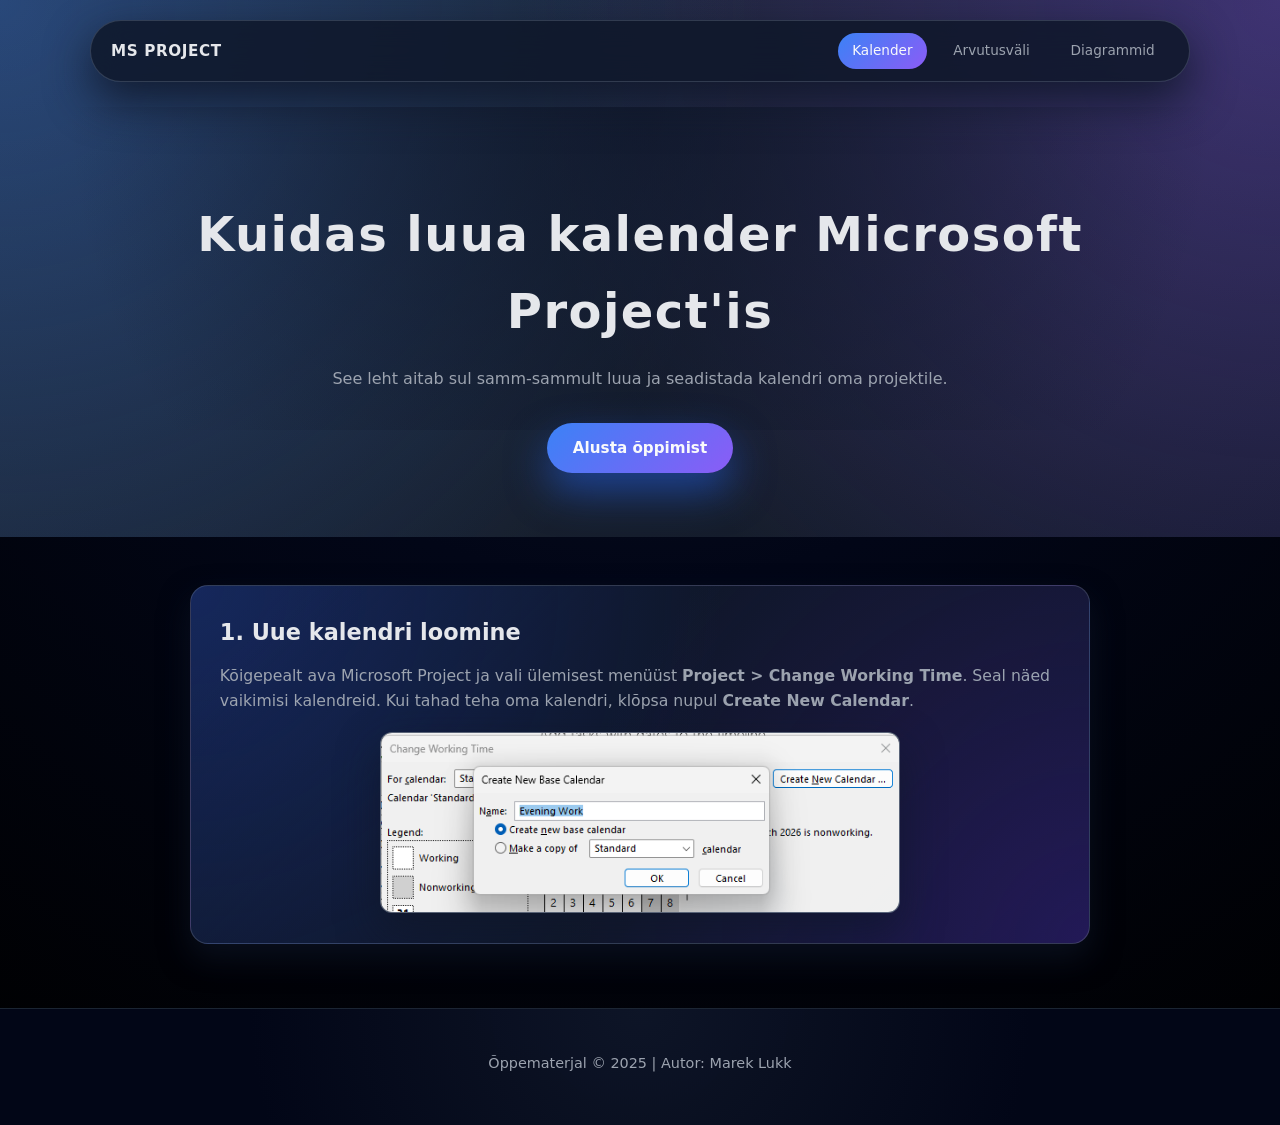
<file: index.html>
<!DOCTYPE html>
<html lang="et">
<head>
    <meta charset="UTF-8">
    <title>MS Project - Kalender</title>
    <meta name="viewport" content="width=device-width, initial-scale=1.0">
    <link rel="stylesheet" href="style.css">
</head>
<body>
    <header class="hero" id="top">
        <nav class="main-nav">
            <div class="logo">MS Project</div>
            <ul class="nav-links">
                <li><a href="index.html" class="active-link">Kalender</a></li>
                <li><a href="valem.html">Arvutusväli</a></li>
                <li><a href="diagramm.html">Diagrammid</a></li>
            </ul>
        </nav>

        <div class="hero-content">
            <h1 class="fade-in">Kuidas luua kalender Microsoft Project'is</h1>
            <p class="fade-in">See leht aitab sul samm-sammult luua ja seadistada kalendri oma projektile.</p>
            <a href="#section1" class="btn primary-btn fade-in">Alusta õppimist</a>
        </div>
    </header>

    <main>
        <section id="section1" class="content-section fade-in">
            <div class="card">
                <h2>1. Uue kalendri loomine</h2>
                <p>Kõigepealt ava Microsoft Project ja vali ülemisest menüüst <strong>Project > Change Working Time</strong>. Seal näed vaikimisi kalendreid. Kui tahad teha oma kalendri, klõpsa nupul <strong>Create New Calendar</strong>.</p>
                <div class="image-wrapper">
                    <img src="images/img1.png" alt="Uue kalendri loomine">
                </div>
            </div>
        </section>
        </main>

    <footer class="site-footer">
        <p>Õppematerjal &copy; 2025 | Autor: Marek Lukk</p>
    </footer>
</body>
</html>
</file>
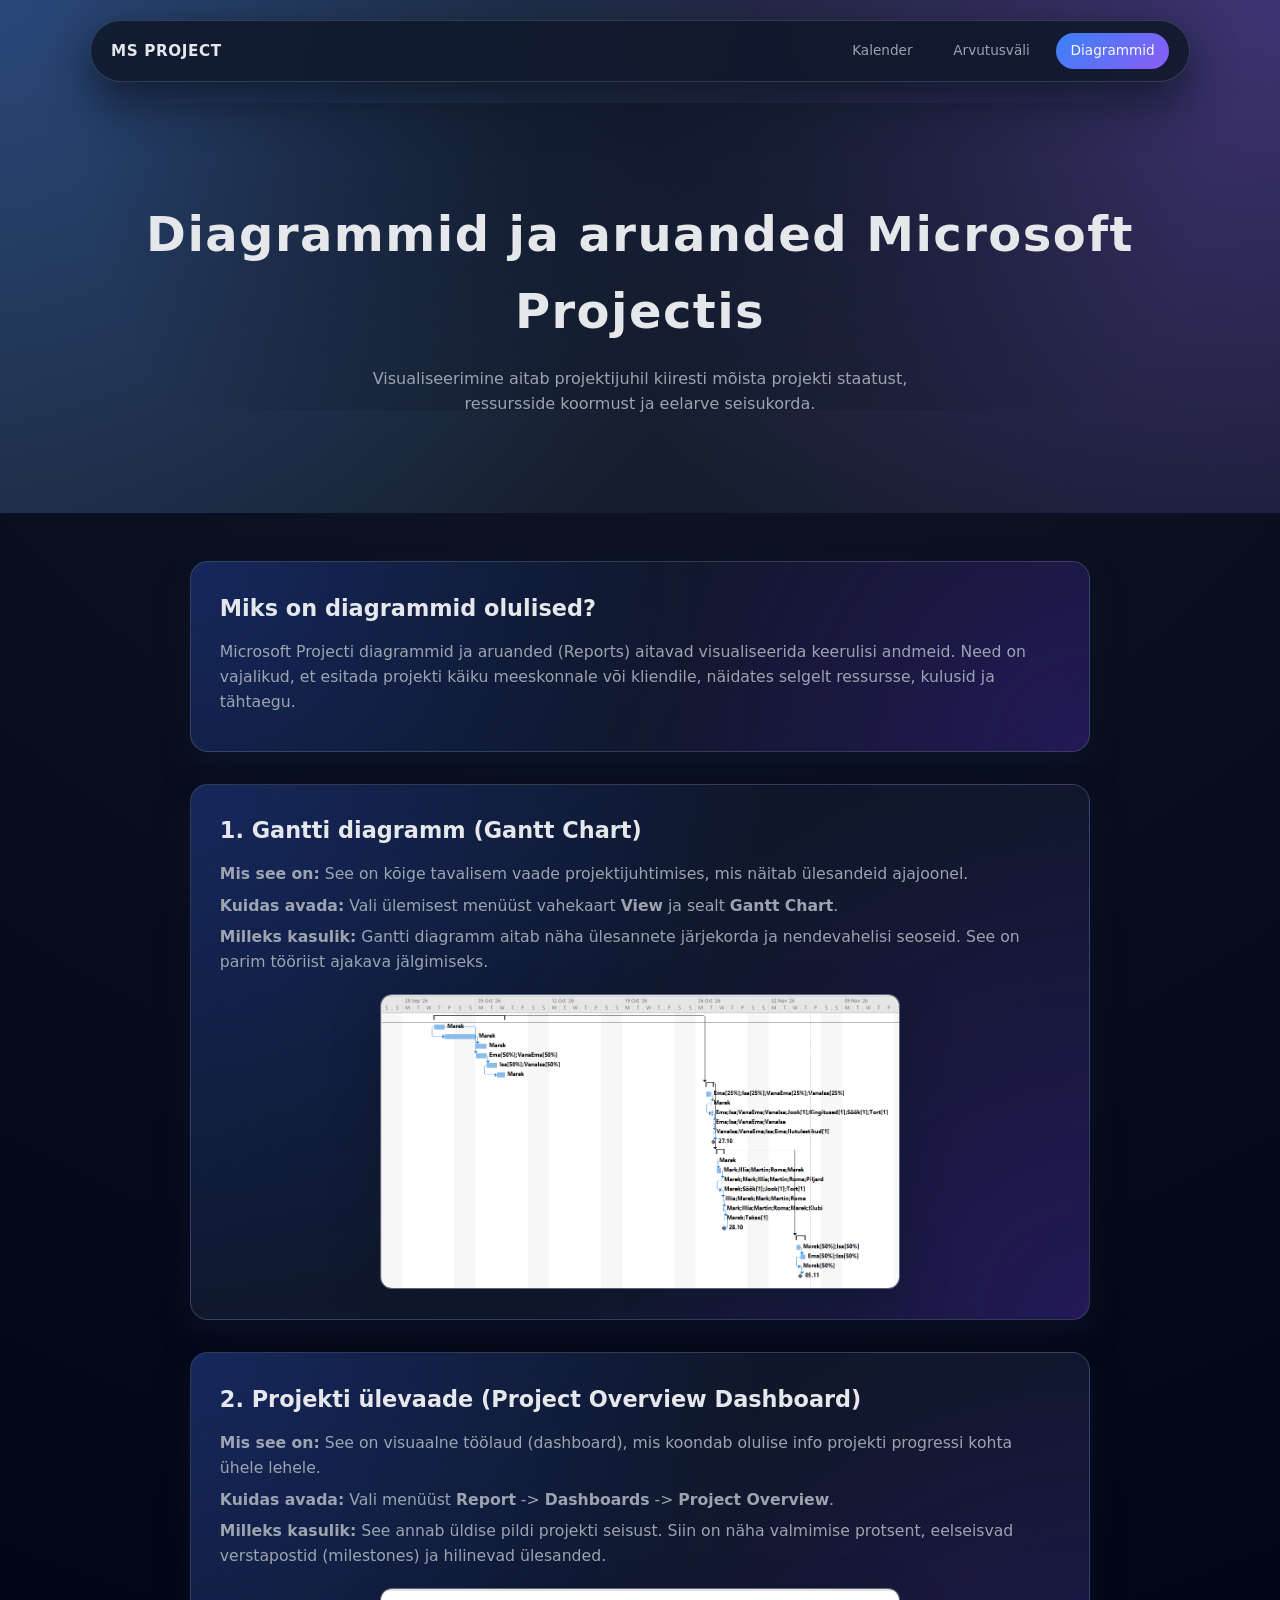
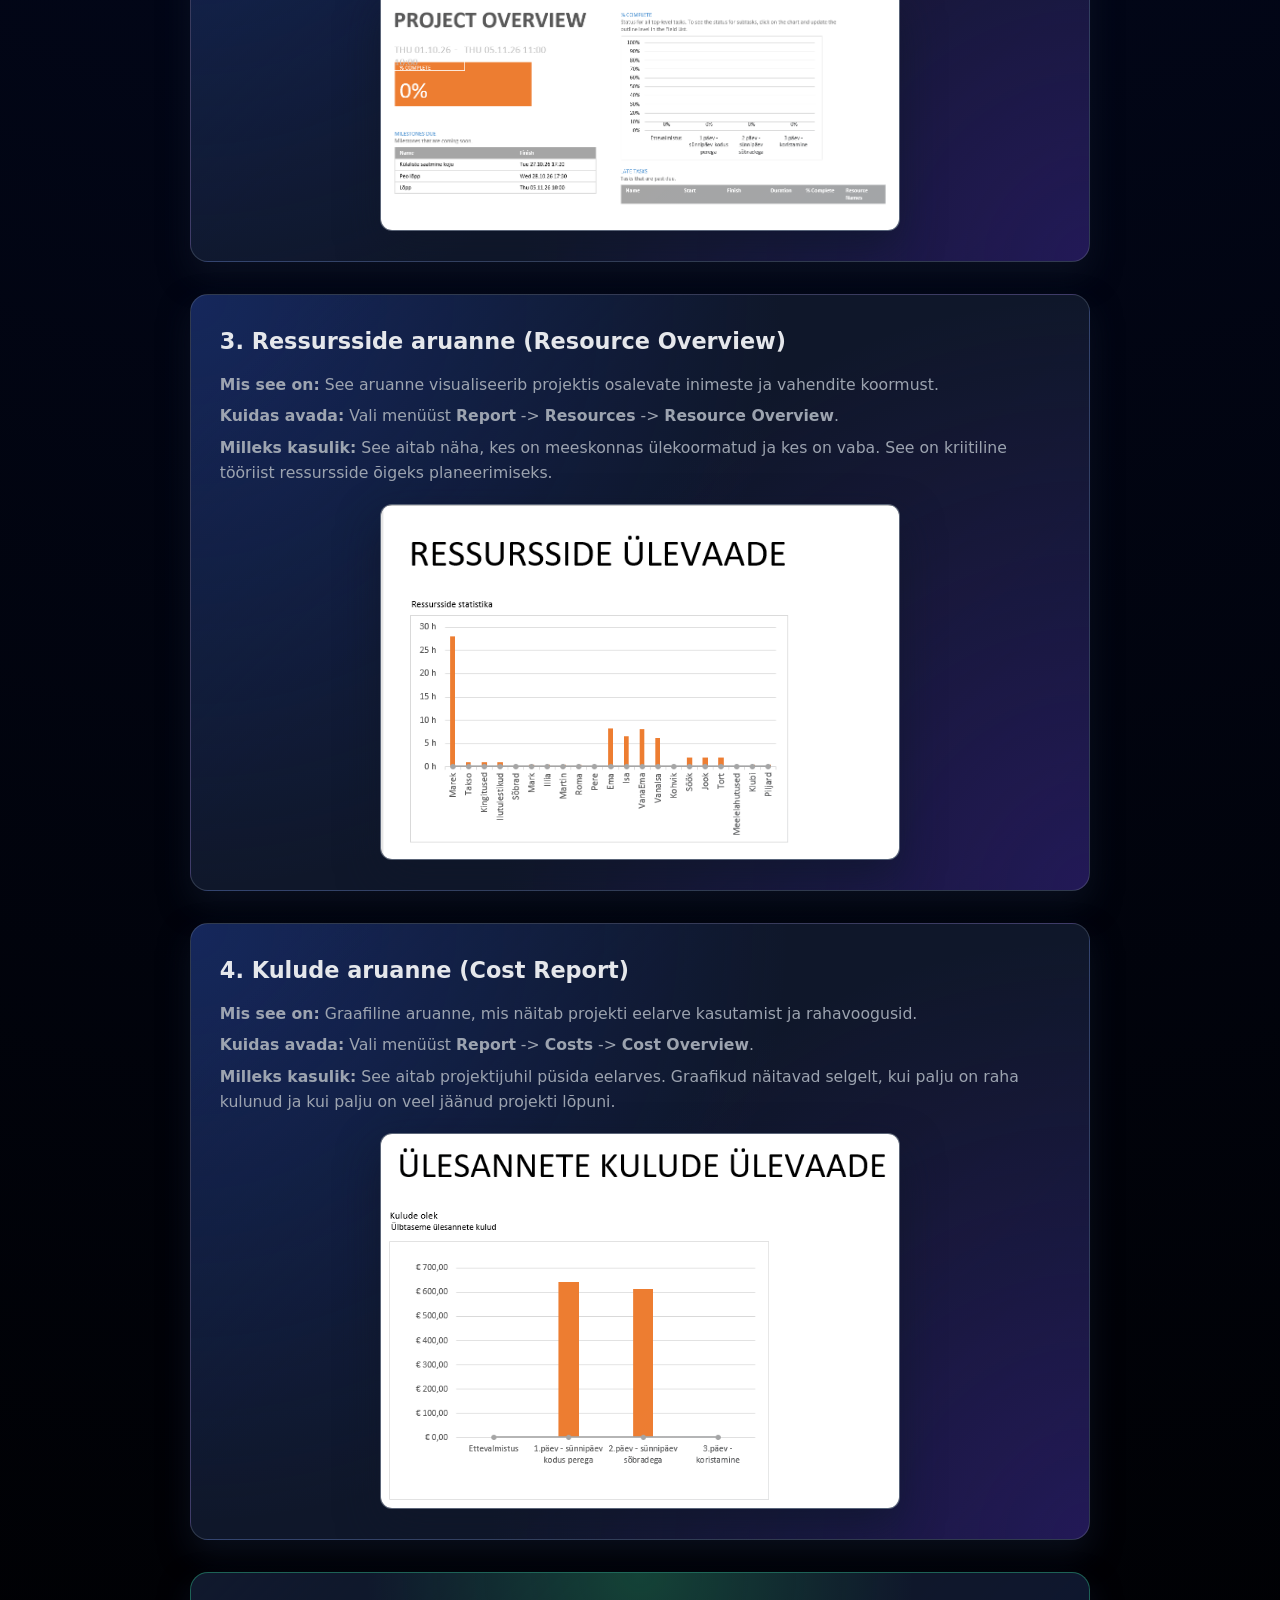
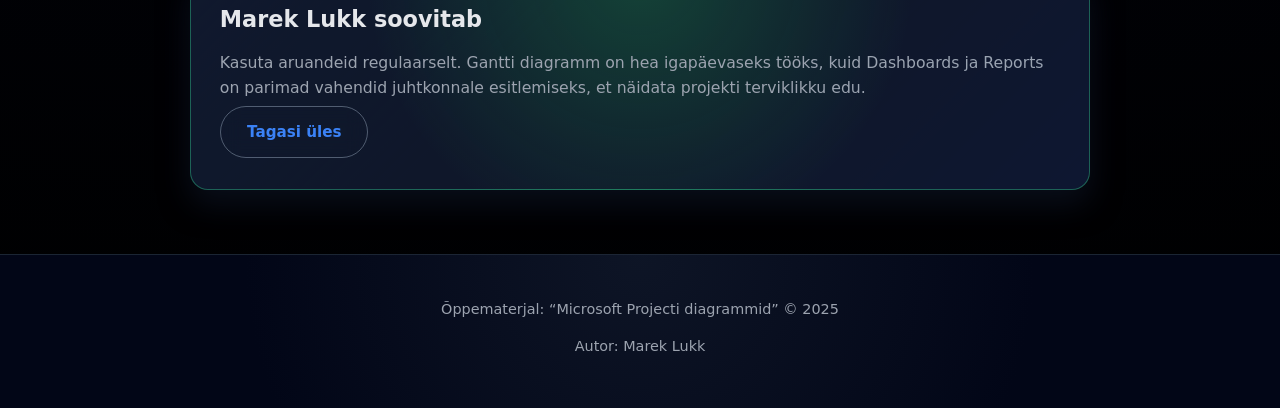
<file: diagramm.html>
<!DOCTYPE html>
<html lang="et">
<head>
    <meta charset="UTF-8">
    <title>MS Project - Diagrammid ja Aruanded</title>
    <meta name="viewport" content="width=device-width, initial-scale=1.0">
    <link rel="stylesheet" href="style.css">
</head>
<body>
    <header class="hero" id="top">
        <nav class="main-nav">
            <div class="logo">MS Project</div>
            <ul class="nav-links">
                <li><a href="index.html">Kalender</a></li>
                <li><a href="valem.html">Arvutusväli</a></li>
                <li><a href="diagramm.html" class="active-link">Diagrammid</a></li>
            </ul>
        </nav>

        <div class="hero-content">
            <h1 class="fade-in">Diagrammid ja aruanded Microsoft Projectis</h1>
            <p class="fade-in">Visualiseerimine aitab projektijuhil kiiresti mõista projekti staatust, ressursside koormust ja eelarve seisukorda.</p>
        </div>
    </header>

    <main>
        <section class="content-section fade-in">
            <div class="card">
                <h2>Miks on diagrammid olulised?</h2>
                <p>Microsoft Projecti diagrammid ja aruanded (Reports) aitavad visualiseerida keerulisi andmeid. Need on vajalikud, et esitada projekti käiku meeskonnale või kliendile, näidates selgelt ressursse, kulusid ja tähtaegu.</p>
            </div>
        </section>

        <section class="content-section fade-in">
            <div class="card">
                <h2>1. Gantti diagramm (Gantt Chart)</h2>
                <p><strong>Mis see on:</strong> See on kõige tavalisem vaade projektijuhtimises, mis näitab ülesandeid ajajoonel.</p>
                <p><strong>Kuidas avada:</strong> Vali ülemisest menüüst vahekaart <strong>View</strong> ja sealt <strong>Gantt Chart</strong>.</p>
                <p><strong>Milleks kasulik:</strong> Gantti diagramm aitab näha ülesannete järjekorda ja nendevahelisi seoseid. See on parim tööriist ajakava jälgimiseks.</p>
                <div class="image-wrapper">
                    <img src="images/diagramm1.png" alt="Gantti diagrammi näide">
                </div>
            </div>
        </section>

        <section class="content-section fade-in">
            <div class="card">
                <h2>2. Projekti ülevaade (Project Overview Dashboard)</h2>
                <p><strong>Mis see on:</strong> See on visuaalne töölaud (dashboard), mis koondab olulise info projekti progressi kohta ühele lehele.</p>
                <p><strong>Kuidas avada:</strong> Vali menüüst <strong>Report</strong> -> <strong>Dashboards</strong> -> <strong>Project Overview</strong>.</p>
                <p><strong>Milleks kasulik:</strong> See annab üldise pildi projekti seisust. Siin on näha valmimise protsent, eelseisvad verstapostid (milestones) ja hilinevad ülesanded.</p>
                <div class="image-wrapper">
                    <img src="images/diagramm3.png" alt="Projekti ülevaate aruanne">
                </div>
            </div>
        </section>

        <section class="content-section fade-in">
            <div class="card">
                <h2>3. Ressursside aruanne (Resource Overview)</h2>
                <p><strong>Mis see on:</strong> See aruanne visualiseerib projektis osalevate inimeste ja vahendite koormust.</p>
                <p><strong>Kuidas avada:</strong> Vali menüüst <strong>Report</strong> -> <strong>Resources</strong> -> <strong>Resource Overview</strong>.</p>
                <p><strong>Milleks kasulik:</strong> See aitab näha, kes on meeskonnas ülekoormatud ja kes on vaba. See on kriitiline tööriist ressursside õigeks planeerimiseks.</p>
                <div class="image-wrapper">
                    <img src="images/diagramm2.png" alt="Ressursside ülevaade">
                </div>
            </div>
        </section>

        <section class="content-section fade-in">
            <div class="card">
                <h2>4. Kulude aruanne (Cost Report)</h2>
                <p><strong>Mis see on:</strong> Graafiline aruanne, mis näitab projekti eelarve kasutamist ja rahavoogusid.</p>
                <p><strong>Kuidas avada:</strong> Vali menüüst <strong>Report</strong> -> <strong>Costs</strong> -> <strong>Cost Overview</strong>.</p>
                <p><strong>Milleks kasulik:</strong> See aitab projektijuhil püsida eelarves. Graafikud näitavad selgelt, kui palju on raha kulunud ja kui palju on veel jäänud projekti lõpuni.</p>
                <div class="image-wrapper">
                    <img src="images/diagramm4.png" alt="Kulude aruande näide">
                </div>
            </div>
        </section>

        <section class="content-section fade-in">
            <div class="card highlight-card">
                <h2>Marek Lukk soovitab</h2>
                <p>Kasuta aruandeid regulaarselt. Gantti diagramm on hea igapäevaseks tööks, kuid Dashboards ja Reports on parimad vahendid juhtkonnale esitlemiseks, et näidata projekti terviklikku edu.</p>
                <a href="#top" class="btn secondary-btn">Tagasi üles</a>
            </div>
        </section>
    </main>

    <footer class="site-footer">
        <p>Õppematerjal: “Microsoft Projecti diagrammid” &copy; 2025</p>
        <p>Autor: Marek Lukk</p>
    </footer>
</body>
</html>
</file>
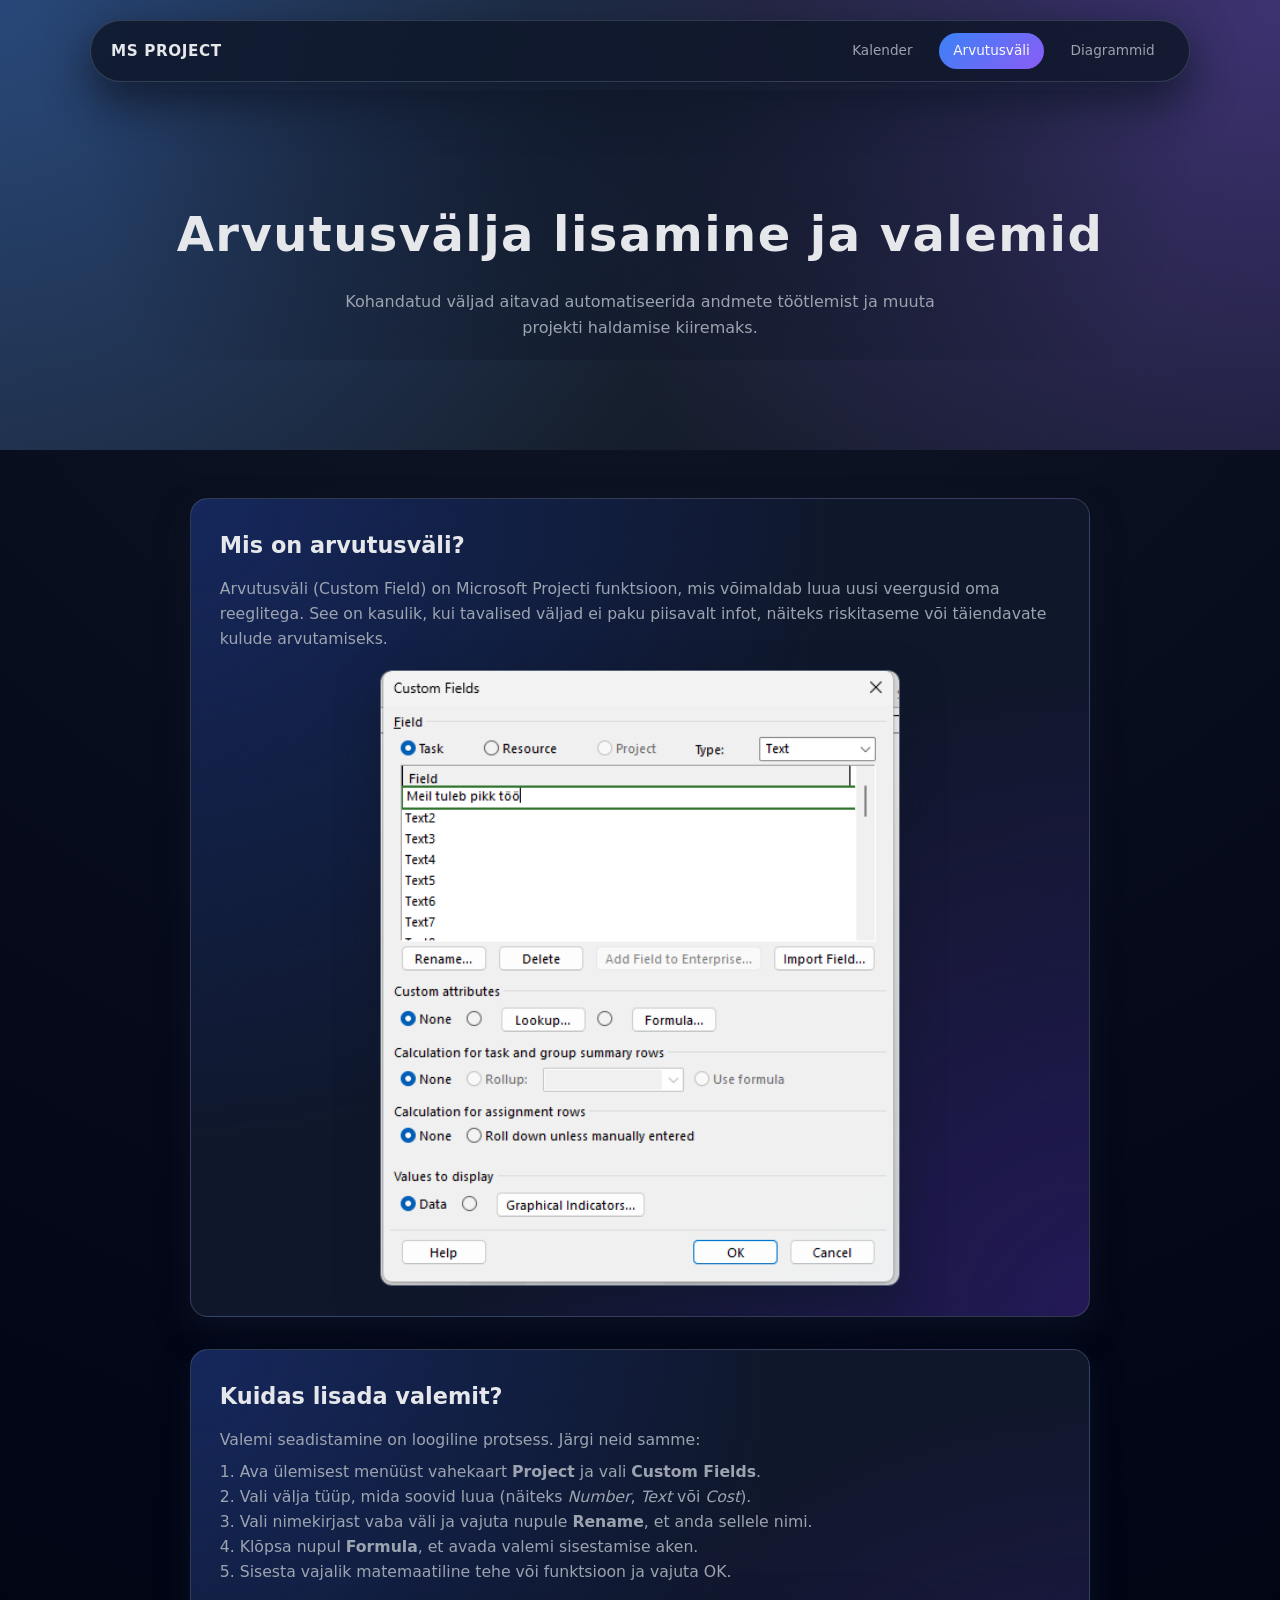
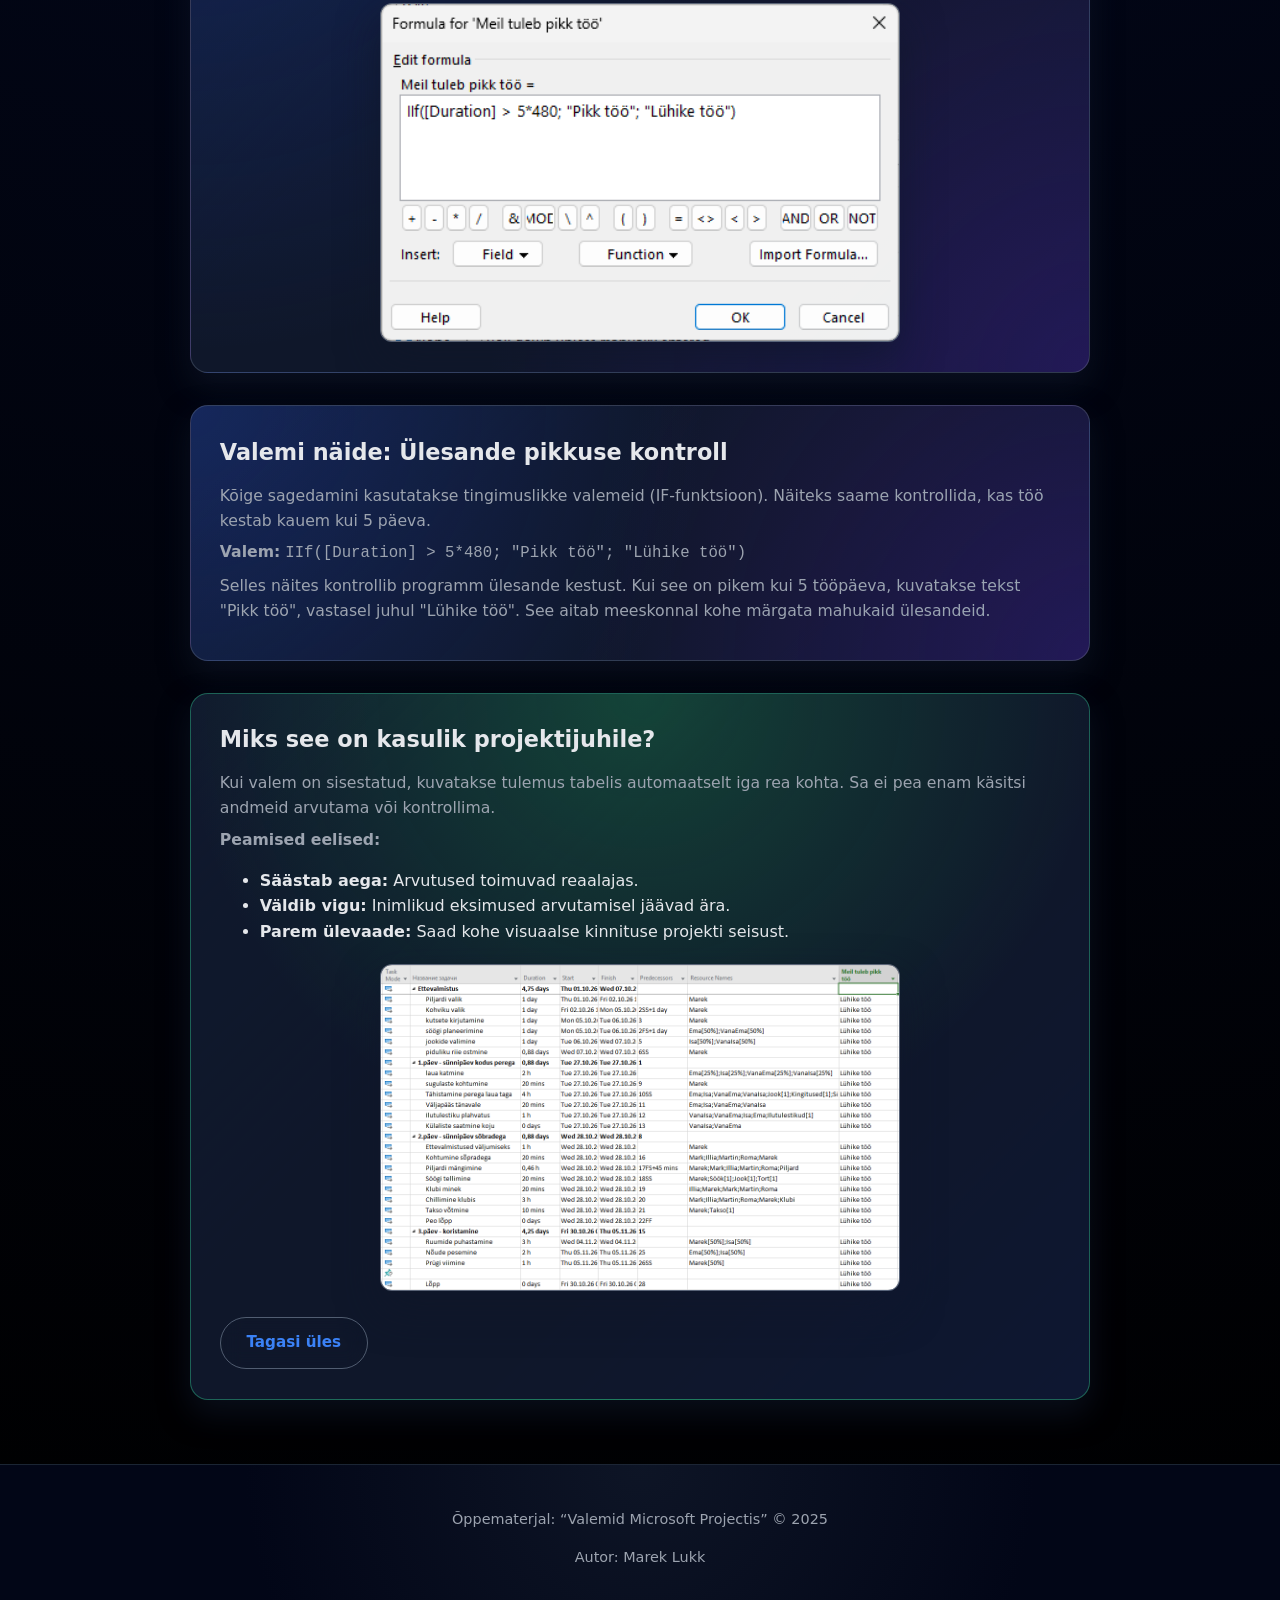
<file: valem.html>
<!DOCTYPE html>
<html lang="et">
<head>
    <meta charset="UTF-8">
    <title>MS Project - Arvutusväljad</title>
    <meta name="viewport" content="width=device-width, initial-scale=1.0">
    <link rel="stylesheet" href="style.css">
</head>
<body>
    <header class="hero" id="top">
        <nav class="main-nav">
            <div class="logo">MS Project</div>
            <ul class="nav-links">
                <li><a href="index.html">Kalender</a></li>
                <li><a href="valem.html" class="active-link">Arvutusväli</a></li>
                <li><a href="diagramm.html">Diagrammid</a></li>
            </ul>
        </nav>
        <div class="hero-content">
            <h1 class="fade-in">Arvutusvälja lisamine ja valemid</h1>
            <p class="fade-in">Kohandatud väljad aitavad automatiseerida andmete töötlemist ja muuta projekti haldamise kiiremaks.</p>
        </div>
    </header>

    <main>
        <section class="content-section fade-in">
            <div class="card">
                <h2>Mis on arvutusväli?</h2>
                <p>Arvutusväli (Custom Field) on Microsoft Projecti funktsioon, mis võimaldab luua uusi veergusid oma reeglitega. See on kasulik, kui tavalised väljad ei paku piisavalt infot, näiteks riskitaseme või täiendavate kulude arvutamiseks.</p>
                <div class="image-wrapper">
                    <img src="images/valem1.png" alt="Arvutusvälja seadistamine">
                </div>
            </div>
        </section>

        <section class="content-section fade-in">
            <div class="card">
                <h2>Kuidas lisada valemit?</h2>
                <p>Valemi seadistamine on loogiline protsess. Järgi neid samme:</p>
                <p>
                    1. Ava ülemisest menüüst vahekaart <strong>Project</strong> ja vali <strong>Custom Fields</strong>.<br>
                    2. Vali välja tüüp, mida soovid luua (näiteks <em>Number</em>, <em>Text</em> või <em>Cost</em>).<br>
                    3. Vali nimekirjast vaba väli ja vajuta nupule <strong>Rename</strong>, et anda sellele nimi.<br>
                    4. Klõpsa nupul <strong>Formula</strong>, et avada valemi sisestamise aken.<br>
                    5. Sisesta vajalik matemaatiline tehe või funktsioon ja vajuta OK.
                </p>
                <div class="image-wrapper">
                    <img src="images/valem2.png" alt="Valemi sisestamine aknas">
                </div>
            </div>
        </section>

        <section class="content-section fade-in">
            <div class="card">
                <h2>Valemi näide: Ülesande pikkuse kontroll</h2>
                <p>Kõige sagedamini kasutatakse tingimuslikke valemeid (IF-funktsioon). Näiteks saame kontrollida, kas töö kestab kauem kui 5 päeva.</p>
                <p><strong>Valem:</strong> <code>IIf([Duration] > 5*480; "Pikk töö"; "Lühike töö")</code></p>
                <p>Selles näites kontrollib programm ülesande kestust. Kui see on pikem kui 5 tööpäeva, kuvatakse tekst "Pikk töö", vastasel juhul "Lühike töö". See aitab meeskonnal kohe märgata mahukaid ülesandeid.</p>
            </div>
        </section>

        <section class="content-section fade-in">
            <div class="card highlight-card">
                <h2>Miks see on kasulik projektijuhile?</h2>
                <p>Kui valem on sisestatud, kuvatakse tulemus tabelis automaatselt iga rea kohta. Sa ei pea enam käsitsi andmeid arvutama või kontrollima.</p>
                <p><strong>Peamised eelised:</strong></p>
                <ul>
                    <li><strong>Säästab aega:</strong> Arvutused toimuvad reaalajas.</li>
                    <li><strong>Väldib vigu:</strong> Inimlikud eksimused arvutamisel jäävad ära.</li>
                    <li><strong>Parem ülevaade:</strong> Saad kohe visuaalse kinnituse projekti seisust.</li>
                </ul>
                <div class="image-wrapper">
                    <img src="images/valem3.png" alt="Valemi tulemus tabelis">
                </div>
                <br>
                <a href="#top" class="btn secondary-btn">Tagasi üles</a>
            </div>
        </section>
    </main>

    <footer class="site-footer">
        <p>Õppematerjal: “Valemid Microsoft Projectis” &copy; 2025</p>
        <p>Autor: Marek Lukk</p>
    </footer>
</body>
</html>
</file>
<file: style.css>
/* style.css */
:root {
    --bg-gradient: linear-gradient(135deg, #1f2937, #111827);
    --accent-gradient: linear-gradient(135deg, #3b82f6, #8b5cf6);
    --card-bg: #0f172a;
    --text-main: #e5e7eb;
    --text-muted: #9ca3af;
    --accent: #3b82f6;
    --accent-soft: rgba(59, 130, 246, 0.15);
    --border-radius-lg: 18px;
    --border-radius-md: 12px;
    --shadow-soft: 0 18px 40px rgba(15, 23, 42, 0.7);
    --shadow-card: 0 14px 30px rgba(15, 23, 42, 0.6);
    --transition-fast: 0.2s ease-out;
    --transition-normal: 0.35s ease-out;
}

*,
*::before,
*::after {
    box-sizing: border-box;
}

html {
    scroll-behavior: smooth;
}

body {
    margin: 0;
    font-family: system-ui, -apple-system, BlinkMacSystemFont, "Segoe UI", sans-serif;
    background: radial-gradient(circle at top, #111827 0, #020617 45%, #000 100%);
    color: var(--text-main);
    line-height: 1.6;
}

/* Hero & navigation */

.hero {
    position: relative;
    min-height: 70vh;
    padding: 1.5rem clamp(1.5rem, 4vw, 4rem) 4rem;
    background-image: radial-gradient(circle at 0 0, rgba(59, 130, 246, 0.35), transparent 55%),
                      radial-gradient(circle at 100% 0, rgba(139, 92, 246, 0.35), transparent 55%),
                      var(--bg-gradient);
    display: flex;
    flex-direction: column;
    justify-content: space-between;
    overflow: hidden;
}

.hero::after {
    content: "";
    position: absolute;
    inset: 20% -20%;
    background: radial-gradient(circle at 50% 0, rgba(15, 23, 42, 0.9), transparent 60%);
    opacity: 0.9;
    pointer-events: none;
}

.main-nav {
    position: sticky;
    top: 0;
    z-index: 20;
    display: flex;
    align-items: center;
    justify-content: space-between;
    padding: 0.75rem 1.25rem;
    margin: 0 auto;
    max-width: 1100px;
    background: rgba(15, 23, 42, 0.85);
    backdrop-filter: blur(16px);
    border-radius: 999px;
    box-shadow: 0 18px 45px rgba(15, 23, 42, 0.9);
    border: 1px solid rgba(148, 163, 184, 0.25);
}

.logo {
    font-weight: 700;
    letter-spacing: 0.04em;
    font-size: 0.95rem;
    text-transform: uppercase;
    color: #e5e7eb;
}

.nav-links {
    list-style: none;
    display: flex;
    gap: 0.75rem;
    margin: 0;
    padding: 0;
}

.nav-links a {
    display: inline-flex;
    align-items: center;
    padding: 0.45rem 0.9rem;
    border-radius: 999px;
    font-size: 0.85rem;
    color: var(--text-muted);
    text-decoration: none;
    position: relative;
    overflow: hidden;
    transition: color var(--transition-fast), background var(--transition-fast), transform var(--transition-fast);
}

.nav-links a::before {
    content: "";
    position: absolute;
    inset: 0;
    background: var(--accent-gradient);
    opacity: 0;
    transition: opacity var(--transition-normal);
    z-index: -1;
}

.nav-links a:hover {
    color: #f9fafb;
    transform: translateY(-1px);
}

.nav-links a:hover::before {
    opacity: 1;
}

.hero-content {
    position: relative;
    z-index: 1;
    max-width: 1100px;
    margin: 4rem auto 0;
    text-align: center;
}

.hero-content h1 {
    font-size: clamp(2.2rem, 4vw, 3rem);
    margin-bottom: 1rem;
    letter-spacing: 0.03em;
}

.hero-content p {
    max-width: 620px;
    margin: 0 auto 2rem;
    color: var(--text-muted);
    font-size: 1rem;
}

/* Buttons */

.btn {
    display: inline-flex;
    align-items: center;
    justify-content: center;
    padding: 0.8rem 1.6rem;
    border-radius: 999px;
    border: none;
    cursor: pointer;
    font-weight: 600;
    font-size: 0.95rem;
    text-decoration: none;
    transition: transform var(--transition-fast), box-shadow var(--transition-fast), background var(--transition-fast), color var(--transition-fast);
}

.primary-btn {
    background-image: var(--accent-gradient);
    color: #f9fafb;
    box-shadow: 0 18px 40px rgba(37, 99, 235, 0.55);
}

.primary-btn:hover {
    transform: translateY(-2px) scale(1.02);
    box-shadow: 0 22px 55px rgba(37, 99, 235, 0.7);
}

.secondary-btn {
    background: transparent;
    color: var(--accent);
    border: 1px solid rgba(148, 163, 184, 0.5);
    backdrop-filter: blur(10px);
}

.secondary-btn:hover {
    background: var(--accent-soft);
    transform: translateY(-1px);
}

/* Main layout */

main {
    max-width: 1100px;
    margin: 0 auto;
    padding: 3rem 1.5rem 4rem;
    display: grid;
    gap: 2rem;
}

.content-section {
    display: flex;
    justify-content: center;
}

.card {
    width: 100%;
    max-width: 900px;
    background: radial-gradient(circle at top left, rgba(30, 64, 175, 0.35), transparent 55%),
                radial-gradient(circle at bottom right, rgba(76, 29, 149, 0.35), transparent 55%),
                var(--card-bg);
    border-radius: var(--border-radius-lg);
    padding: 1.8rem 1.8rem 1.9rem;
    box-shadow: var(--shadow-card);
    border: 1px solid rgba(148, 163, 184, 0.25);
    position: relative;
    overflow: hidden;
}

.card::before {
    content: "";
    position: absolute;
    inset: 0;
    background: linear-gradient(135deg, rgba(148, 163, 184, 0.18), transparent 40%, transparent 60%, rgba(59, 130, 246, 0.18));
    mix-blend-mode: soft-light;
    opacity: 0.7;
    pointer-events: none;
}

.card h2 {
    margin-top: 0;
    margin-bottom: 0.75rem;
    font-size: 1.4rem;
}

.card p {
    margin: 0.4rem 0;
    color: var(--text-muted);
    font-size: 0.98rem;
}

/* Highlight card */

.highlight-card {
    background: radial-gradient(circle at top, rgba(34, 197, 94, 0.25), transparent 55%),
                var(--card-bg);
    border: 1px solid rgba(52, 211, 153, 0.4);
}

/* Images */

.image-wrapper {
    margin-top: 1.2rem;
    display: flex;
    justify-content: center;
}

.image-wrapper img {
    width: 100%;
    max-width: 520px;
    border-radius: var(--border-radius-md);
    border: 1px solid rgba(148, 163, 184, 0.6);
    box-shadow: var(--shadow-soft);
    transition: transform var(--transition-normal), box-shadow var(--transition-normal), filter var(--transition-normal);
    background: #020617;
}

.image-wrapper img:hover {
    transform: translateY(-4px) scale(1.01);
    box-shadow: 0 24px 55px rgba(15, 23, 42, 0.9);
    filter: brightness(1.03);
}

/* Fade-in animation */

.fade-in {
    opacity: 0;
    transform: translateY(18px);
    animation: fadeInUp 0.8s var(--transition-normal) forwards;
}

.content-section:nth-of-type(2) {
    animation-delay: 0.05s;
}
.content-section:nth-of-type(3) {
    animation-delay: 0.1s;
}
.content-section:nth-of-type(4) {
    animation-delay: 0.15s;
}
.content-section:nth-of-type(5) {
    animation-delay: 0.2s;
}
.content-section:nth-of-type(6) {
    animation-delay: 0.25s;
}

@keyframes fadeInUp {
    to {
        opacity: 1;
        transform: translateY(0);
    }
}

/* Footer */

.site-footer {
    border-top: 1px solid rgba(31, 41, 55, 0.9);
    padding: 1.8rem 1.5rem 2.2rem;
    text-align: center;
    color: var(--text-muted);
    font-size: 0.9rem;
    background: radial-gradient(circle at top, rgba(15, 23, 42, 0.9), #020617 60%);
}

/* Responsive */

@media (max-width: 900px) {
    .main-nav {
        border-radius: 18px;
        padding-inline: 1rem;
    }

    .nav-links {
        gap: 0.4rem;
        flex-wrap: wrap;
        justify-content: flex-end;
    }

    .nav-links a {
        font-size: 0.78rem;
        padding: 0.35rem 0.7rem;
    }

    .hero {
        padding-bottom: 3rem;
    }

    .hero-content {
        margin-top: 3rem;
    }
}

@media (max-width: 640px) {
    .main-nav {
        flex-direction: column;
        align-items: flex-start;
        gap: 0.4rem;
        border-radius: 20px;
    }

    .logo {
        font-size: 0.9rem;
    }

    .nav-links {
        width: 100%;
        justify-content: flex-start;
        flex-wrap: wrap;
    }

    .hero-content h1 {
        font-size: 1.9rem;
    }

    .card {
        padding: 1.4rem 1.3rem 1.5rem;
    }

    main {
        padding-inline: 1.1rem;
    }
}
/* Modal zoom image */
.modal {
    display: none;
    position: fixed;
    inset: 0;
    background: rgba(0, 0, 0, 0.75);
    justify-content: center;
    align-items: center;
    z-index: 9999;
    padding: 1rem;
}

.modal-content {
    max-width: 90%;
    max-height: 90%;
    border-radius: 12px;
    box-shadow: 0 0 25px rgba(255, 255, 255, 0.25);
    animation: zoomIn 0.3s ease-out;
}

@keyframes zoomIn {
    from {
        transform: scale(0.7);
        opacity: 0;
    }
    to {
        transform: scale(1);
        opacity: 1;
    }
}

.close-modal {
    position: absolute;
    top: 20px;
    right: 30px;
    font-size: 2.5rem;
    color: #fff;
    cursor: pointer;
    transition: 0.2s;
}

.close-modal:hover {
    color: #3b82f6;
}
/* --- Дополнительные стили для навигации между страницами --- */

/* Стиль для активной ссылки (на какой странице находимся) */
.nav-links a.active-link {
    color: #f9fafb;
    background: var(--accent-gradient);
}

/* Фиксация меню, чтобы оно всегда было сверху при скролле на всех страницах */
.main-nav {
    position: fixed; /* Изменил с sticky на fixed для надежности на разных страницах */
    top: 20px;
    left: 50%;
    transform: translateX(-50%);
    width: 90%;
    max-width: 1100px;
}

/* Добавим отступ в hero, чтобы меню не перекрывало заголовок */
.hero {
    padding-top: 100px;
}

/* Чтобы анимация fade-in работала и на новых страницах */
.content-section {
    opacity: 0;
    transform: translateY(18px);
    animation: fadeInUp 0.8s var(--transition-normal) forwards;
}

/* Если на странице нет hero с большой высотой (для внутренних страниц) */
.hero {
    min-height: 50vh; 
}
</file>
